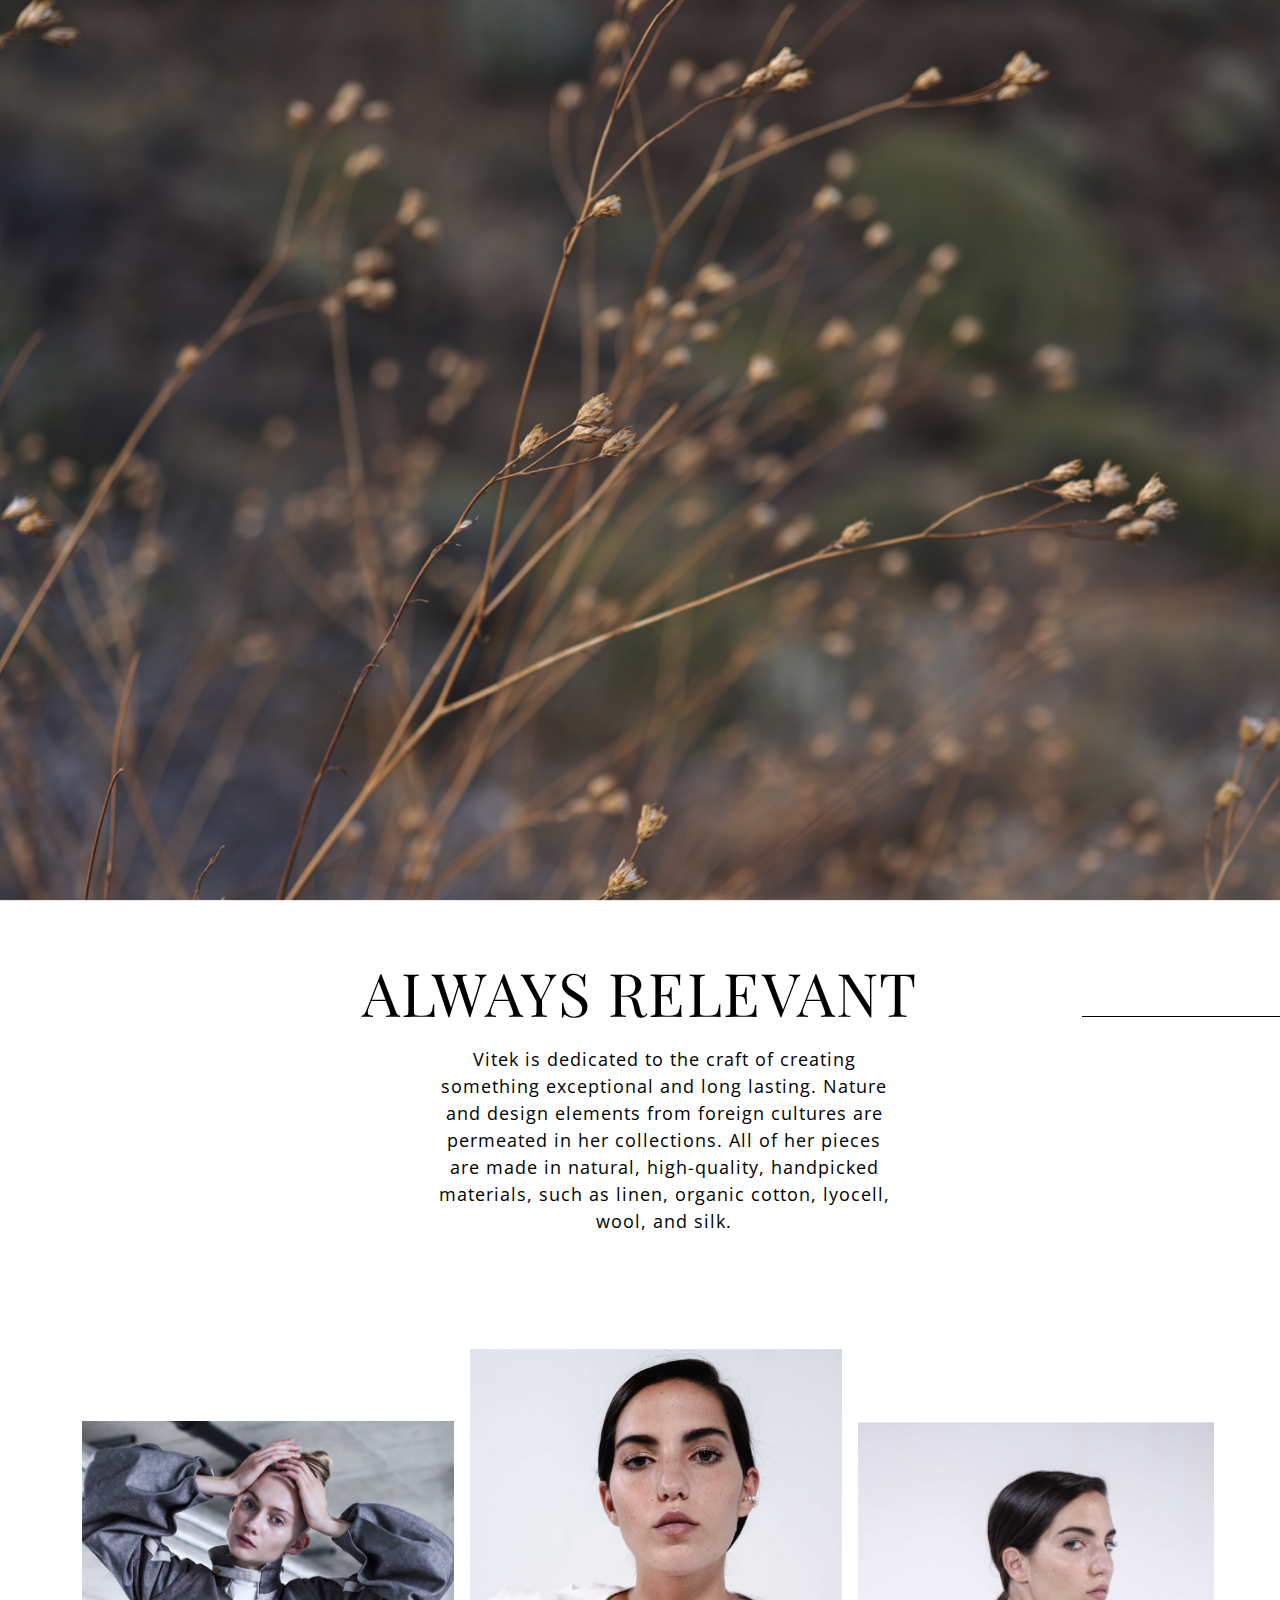
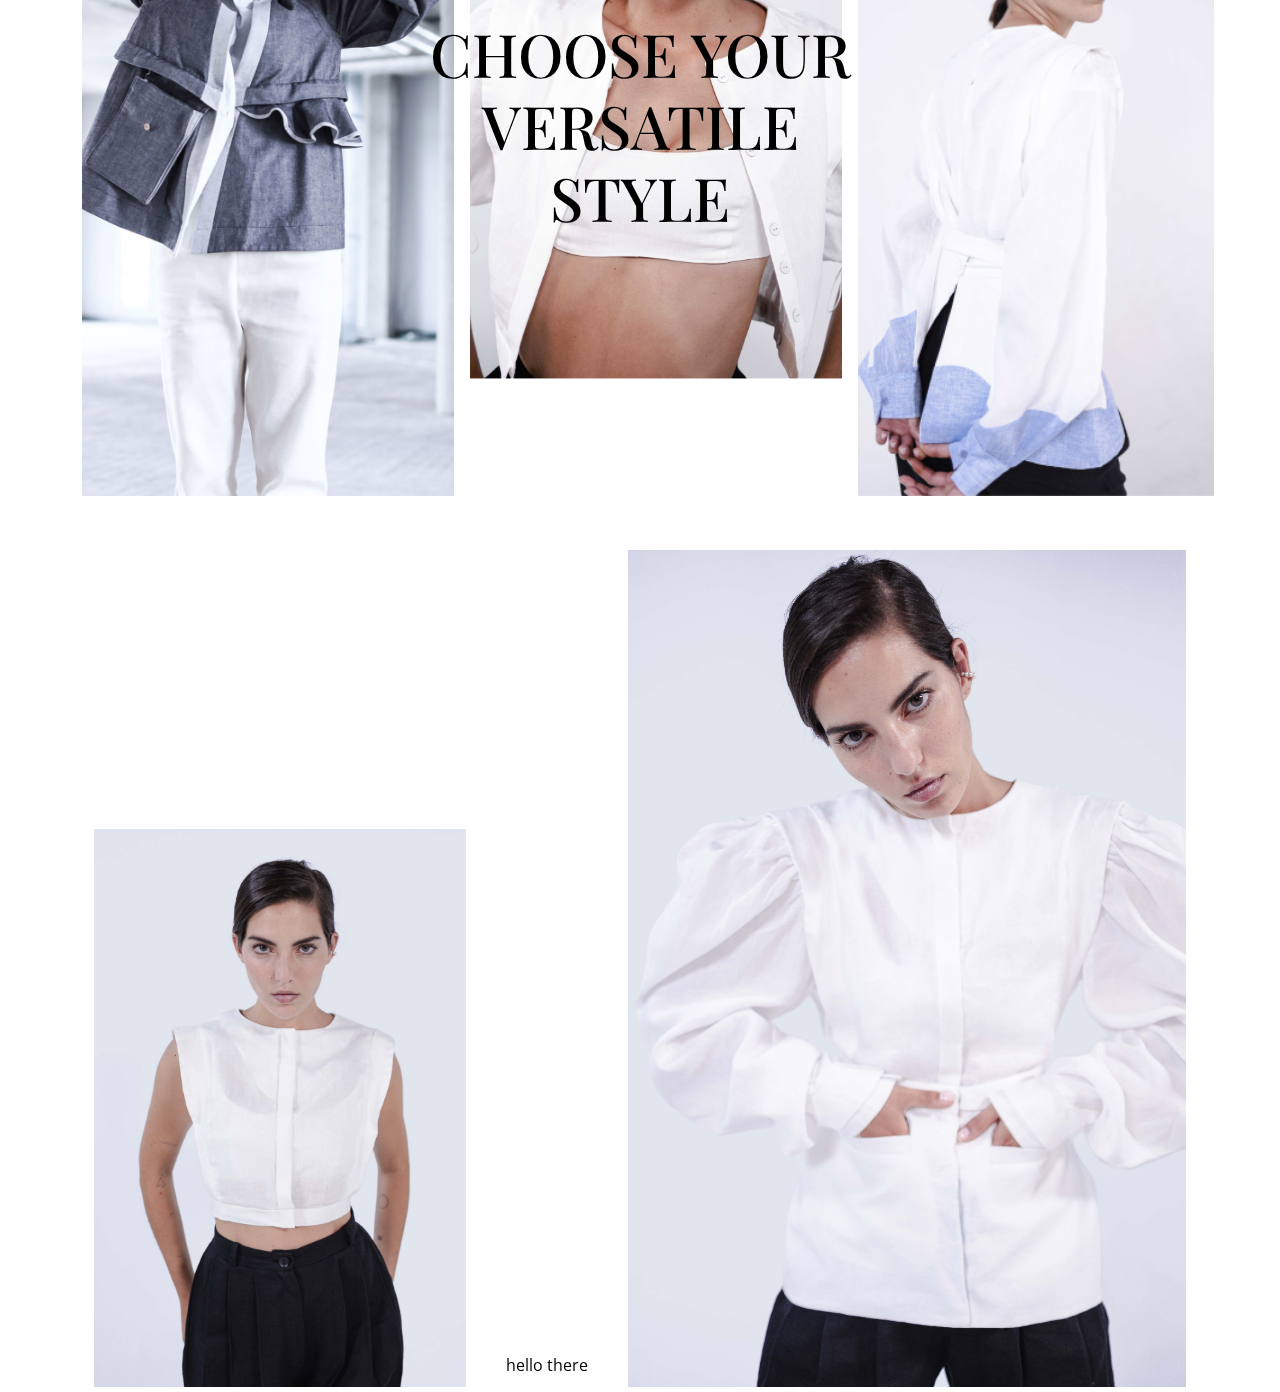
<file: concept.html>
<!DOCTYPE html>
<html lang="en">
    <head>
        <meta charset="UTF-8">
        <meta http-equiv="X-UA-Compatible" content="IE=edge">
        <title>Concept | Anita Vitek </title>
    
        <meta name="description" content="For women who love current fashion and care about the environment" />
        <meta name="keywords" content="fashion" />
        <meta name="format-detection" content="telephone=no">
        <meta name="mobile-web-app-capable" content="yes">
    
        <!-- Mobile Specific Metas
        –––––––––––––––––––––––––––––––––––––––––––––––––– -->
        <meta name="viewport" content="width=device-width, initial-scale=1, shrink-to-fit=no">
    
        <!-- META OG
        –––––––––––––––––––––––––––––––––––––––––––––––––– -->
        <meta property="og:type" content="website">
        <meta property="og:title" content="Anita Vitek">
        <meta property="og:description" content="For women who love current fashion and care about the environment">
    
    
        <!-- CSS
        –––––––––––––––––––––––––––––––––––––––––––––––––– -->
        <link rel="stylesheet" href="./css/style.min.css">
            
    
        <!-- Favicon
        –––––––––––––––––––––––––––––––––––––––––––––––––– -->
        <link rel="icon" type="image/png" href="./images/icons/logo.png" />

    </head>
    <body>
        <header class="header">

            <!-- DESKTOP NAV MENU -->
            <div class="container mt-4 d-none d-lg-block p-fixed z-index-top text-uppercase">
                <nav>
                    <div class="d-flex justify-content-lg-between align-items-center">
                        <!-- Left Nav Bar -->
                        <div class="col-4">
                            <ul class="list-style-none ps-0 d-flex gap-1 gap-lg-2">
                                <li><a href="#">Boutique</a></li>
                                <li><a href="#">About</a></li>
                                <li><a href="concept.html">Concept</a></li>
                                <li><a href="#">Collections</a></li>
                            </ul>
                        </div>
                        <!-- Logo -->
                        <div class="col-auto mx-auto">
                            <a href="index.html">
                                <picture>
                                    <source media="(min-width:650px)" srcset="./images/icons/logo.png">
                                    <source media="(min-width:465px)" srcset="./images/icons/logo.png">
                                    <img  class="d-block width-50 mx-auto" src="./images/icons/logo.png" alt="Anita Vitek Logo">
                                </picture>
                            </a>
                        </div>
                        <!-- Right Nav Bar -->
                        <div class="col-4">
                            <ul class="list-style-none ps-0 d-flex gap-1 gap-lg-2 justify-content-end">
                                <li><a href="#">Account</a></li>
                                <li><a href="#">Cart</a></li>
                            </ul>
                        </div>
                    </div>
                </nav>
            </div>

            <!-- Mobile Nav Menu -->
            <div class="d-block d-lg-none text-uppercase p-fixed z-index-top mt-3">
                <nav>
                    <div class="container d-flex justify-content-between align-items-center">
                        <div class="hamburger-icon-container">
                            <div class="hamburger-icon">
                                <span></span>
                                <span></span>
                                <span></span>
                            </div>    
                        </div>
                        <div class="col-auto mx-auto">
                            <picture>
                                <a href="#"><img  class="d-block width-30 mx-auto" src="./images/icons/logo.png" alt="Anita Vitek Logo"></a>
                            </picture>
                        </div>
                        <div>
                            <a href="#">Account</a>

                        </div>

                    </div>

                </nav>
            </div>
        </header>

        <main>
            <!-- Banner Area -->
            <section class="concept-page-banner mb-lg-5">
                <div>
                    <div class="p-relative">

                        <div>
                            <picture>
                                <img  class="width-100 height-100vh img-cover banner-custom-object-position" src="./images/products/9C3A6702.png" alt="Anita Vitek Banner Image">
                            </picture>
                        </div>
                        
                        <div class="p-absolute color-white banner-custom-header-text-position">
                            <h1 class="fw-400 fs-30 fs-md-35 fs-lg-40  text-center">MODULAR WOMENSWEAR</h1>
                        </div>

                        <div class="p-absolute color-white fs-16 fs-md-20 fs-lg-22 text-center banner-custom-content-text-position">
                            <p class="text-uppercase width-90 width-lg-70 mx-auto">Fashion that is always Relevant with styles that you can transform</p>
                        </div>

                    </div>
                </div>
            </section>

            <!-- Alaways Relevant -->
            <section class="always-relevant">
                <!-- Title and Underline -->
                <header>
                    <div class="p-relative mt-lg-5">
                        <h2 class="fw-400 ls-2 fs-35 fs-lg-40 fs-xl-60 text-center mb-0">ALWAYS RELEVANT</h2>
                        <div class="p-absolute header-underline right">
                            <span></span>
                        </div>
                    </div>
                </header>

                <!-- Text content -->
                <div class="width-85 width-md-60 width-lg-55 mt-3 mt-lg-3 mx-auto mb-5 pb-3 mb-lg-5 pb-lg-5">
                    <p class="ms-0 ms-lg-5 ls-1 fw-400 fs-16 fs-lg-18 text-center line-height-2 line-height-lg-3">
                        Vitek is dedicated to the craft of creating <br class="d-none d-md-block">
                        something exceptional and long lasting. Nature <br class="d-none d-md-block">
                        and design elements from foreign cultures are <br class="d-none d-md-block">
                        permeated in her collections. All of her pieces <br class="d-none d-md-block">
                        are made in natural, high-quality, handpicked <br class="d-none d-md-block">
                        materials, such as linen, organic cotton, lyocell, <br class="d-none d-md-block">
                        wool, and silk. <br class="d-none d-md-block">
                    </p>

                         

                </div>

                <!-- 1st Set of Images -->
                <div class="p-relative d-flex gap-1 gap-lg-1 container ar-section-1 mb-5">
                    <div class="col-6 col-lg-4">
                        <div class="pt-lg-5">
                            <div class="pt-lg-4">
                                <picture>
                                    <img class="img-cover" src="./images/products/Anita-Vitek-MAJOR-coat-jacket.jpg" alt="">
                                </picture>
                            </div>
                        </div>
                    </div>
                    <div class="col-lg-4 d-none d-lg-block">
                        <picture>
                            <img class="img-cover img-2" src="./images/products/Anita-Image-1.png" alt="">
                        </picture>
                    </div>
                    <div class="col-6 col-lg-4">
                        <div class="pt-lg-5 pe-3 pe-lg-3">
                            <div class="pt-lg-4">
                                <picture>
                                    <img class="img-cover" src="./images/products/Anita-Image-3.png" alt="Anita Banner Image">
                                </picture>
                            </div>
                        </div>
                    </div>
                    <div class="p-absolute center-absolute text-overlay width-80 width-md-50 width-lg-40">
                        <h3 class="text-uppercase text-center fw-500 fs-30 fs-md-40 fs-lg-45 fs-xl-60">Choose your versatile style</h3>
                    </div>
                </div>

                <!-- 3rd Set of Images -->
                <div class="container">
                    <div class="d-flex p-relative gap-lg-1 align-items-lg-end justify-content-around">
                        <div class="col-lg-4">
                            <div>
                                <picture>
                                    <img src="./images/products/asset-40.jpg" alt="">
                                </picture>
                            </div>
                        </div>
                        <div class="col-lg-auto d-none d-lg-block">
                            <div>
                                <p>hello there</p>
                            </div>
                        </div>
                        <div class="col-lg-6">
                            <div>
                                <picture>
                                    <img src="./images/products/asset-35.jpg" alt="">
                                </picture>
                            </div>
                        </div>
                        <div class="p-absolute"></div>
                    </div>
                </div>

            </section>
            
        </main>

    
</body>
</html>
</file>
